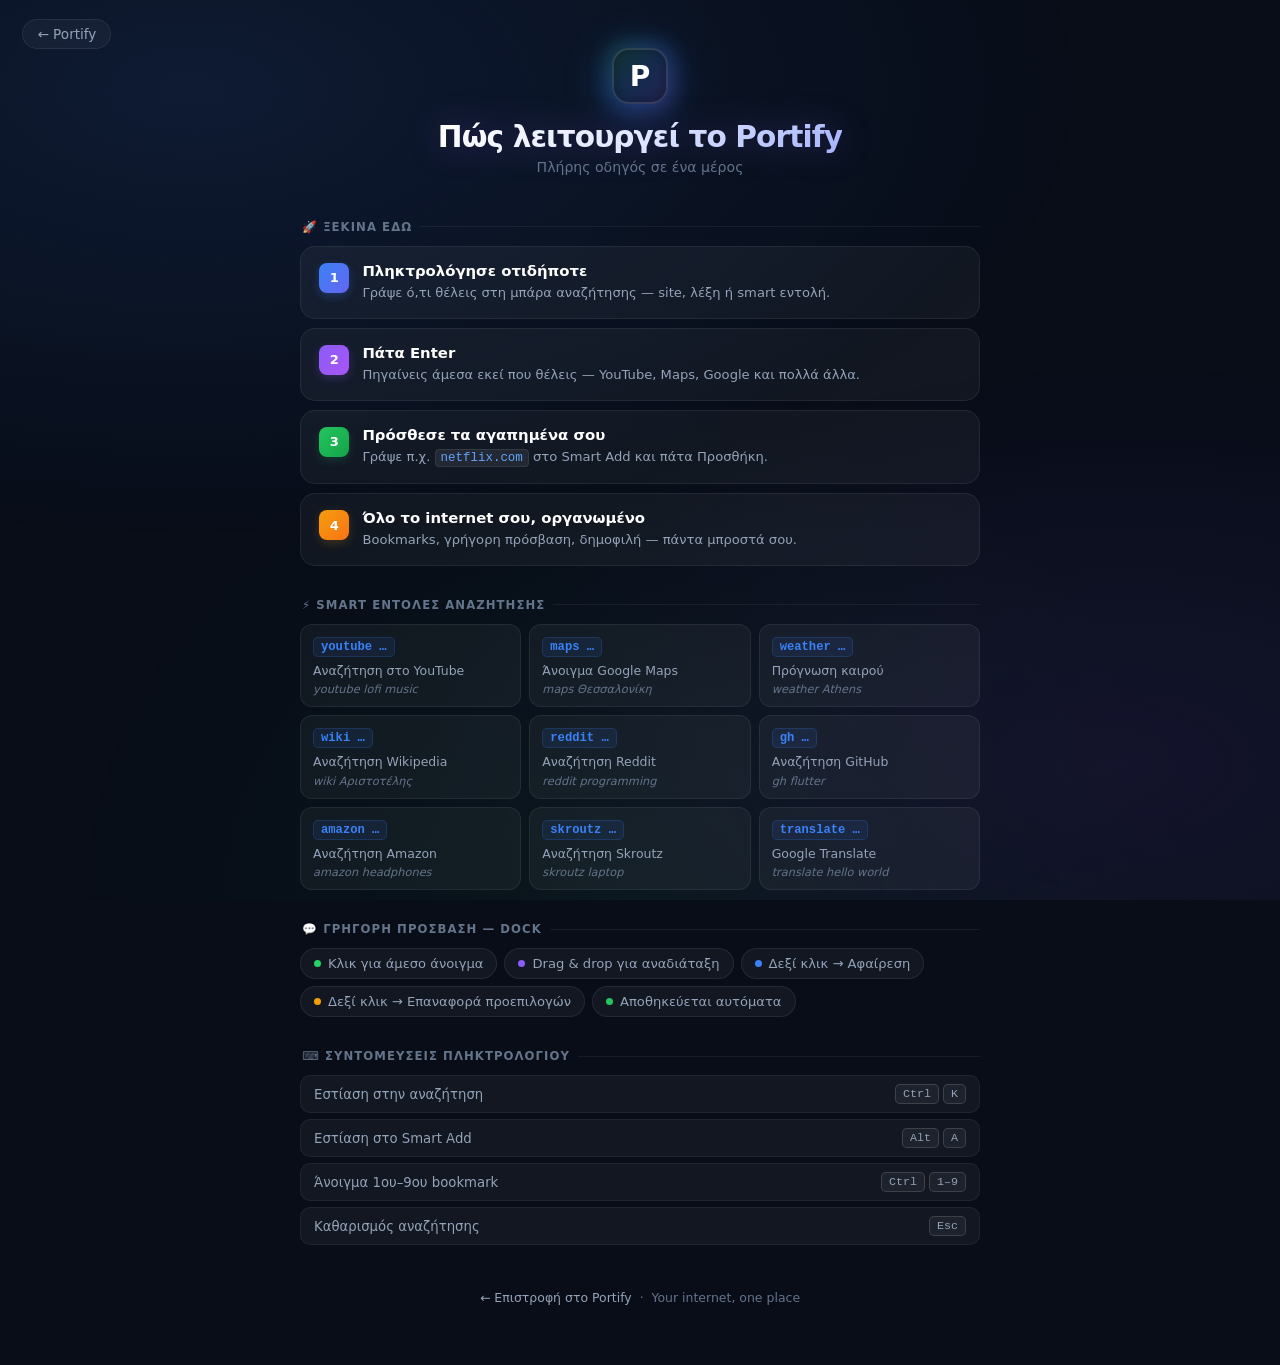
<file: help.html>
<!DOCTYPE html>
<html lang="el">
<head>
<meta charset="UTF-8">
<meta name="viewport" content="width=device-width, initial-scale=1.0">
<title>Πώς λειτουργεί — Portify</title>
<style>
  :root {
    --bg-primary:    #080d18;
    --bg-secondary:  #0e1525;
    --bg-card:       rgba(255,255,255,0.045);
    --accent-blue:   #3b82f6;
    --accent-green:  #22c55e;
    --accent-purple: #8b5cf6;
    --accent-amber:  #f59e0b;
    --text-primary:  #ffffff;
    --text-secondary:#94a3b8;
    --text-muted:    #64748b;
  }

  * { box-sizing: border-box; margin: 0; padding: 0; }

  body {
    background: var(--bg-primary);
    color: var(--text-primary);
    font-family: system-ui, -apple-system, BlinkMacSystemFont, 'Segoe UI', sans-serif;
    min-height: 100vh;
    padding: 3rem 1.5rem 4rem;
    overflow-x: hidden;
  }

  body::before {
    content: '';
    position: fixed; inset: 0;
    background:
      radial-gradient(ellipse 70% 50% at 15% 10%,  rgba(59,130,246,0.12), transparent),
      radial-gradient(ellipse 55% 45% at 88% 85%,  rgba(139,92,246,0.09), transparent),
      radial-gradient(ellipse 45% 55% at 50% 100%, rgba(34,197,94,0.05),  transparent);
    z-index: -1; pointer-events: none;
  }

  .back-link {
    position: fixed; top: 1.2rem; left: 1.4rem;
    display: inline-flex; align-items: center; gap: 6px;
    color: var(--text-secondary); text-decoration: none;
    font-size: 0.85rem; font-weight: 500;
    padding: 6px 14px; border-radius: 999px;
    border: 1px solid rgba(255,255,255,0.08);
    background: rgba(255,255,255,0.04);
    backdrop-filter: blur(8px);
    transition: all 0.22s ease; z-index: 100;
    animation: fadeDown 0.4s ease 0.1s both;
  }
  .back-link:hover {
    color: var(--text-primary);
    border-color: rgba(59,130,246,0.35);
    background: rgba(59,130,246,0.08);
    transform: translateX(-2px);
  }

  .page { max-width: 680px; margin: 0 auto; }

  .hero {
    display: flex; flex-direction: column; align-items: center;
    text-align: center; margin-bottom: 2.8rem;
    animation: fadeUp 0.5s ease 0.2s both;
  }

  .logo-mini {
    width: 56px; height: 56px; background: var(--bg-primary);
    border-radius: 17px; display: grid; place-items: center;
    font-size: 28px; font-weight: 900;
    border: 2px solid rgba(255,255,255,0.15);
    filter: drop-shadow(0 6px 20px rgba(59,130,246,0.35));
    margin-bottom: 1rem; position: relative;
  }
  .logo-mini::before {
    content: ''; position: absolute; inset: -8px; border-radius: 22px;
    background: linear-gradient(135deg, rgba(34,197,94,0.5), rgba(59,130,246,0.5), rgba(139,92,246,0.5));
    z-index: -1; filter: blur(10px); opacity: 0.5;
  }

  .hero h1 {
    font-size: 1.85rem; font-weight: 800; letter-spacing: -0.03em;
    background: linear-gradient(135deg, #fff 0%, #e0e7ff 50%, #a5b4fc 100%);
    -webkit-background-clip: text; -webkit-text-fill-color: transparent; background-clip: text;
    filter: drop-shadow(0 0 16px rgba(139,92,246,0.28));
    margin-bottom: 0.3rem;
  }
  .hero p { color: var(--text-muted); font-size: 0.88rem; }

  .block { margin-bottom: 2rem; animation: fadeUp 0.45s ease both; }
  .block:nth-child(1) { animation-delay: 0.30s; }
  .block:nth-child(2) { animation-delay: 0.40s; }
  .block:nth-child(3) { animation-delay: 0.50s; }
  .block:nth-child(4) { animation-delay: 0.60s; }

  .block-title {
    display: flex; align-items: center; gap: 8px;
    font-size: 0.73rem; font-weight: 700; letter-spacing: 0.09em;
    text-transform: uppercase; color: var(--text-muted);
    margin-bottom: 0.75rem; padding-left: 2px;
  }
  .block-title::after {
    content: ''; flex: 1; height: 1px; background: rgba(255,255,255,0.06);
  }

  .steps { display: flex; flex-direction: column; gap: 9px; }

  .step {
    display: flex; align-items: flex-start; gap: 13px;
    padding: 0.95rem 1.15rem;
    background: var(--bg-card); border: 1px solid rgba(255,255,255,0.07);
    border-radius: 15px; backdrop-filter: blur(10px);
    transition: transform 0.25s cubic-bezier(0.34,1.56,0.64,1), box-shadow 0.25s ease, border-color 0.25s ease;
  }
  .step:hover { transform: translateX(5px); }
  .step:nth-child(1):hover { border-color: rgba(59,130,246,0.25);  box-shadow: 0 5px 20px rgba(59,130,246,0.10); }
  .step:nth-child(2):hover { border-color: rgba(139,92,246,0.25); box-shadow: 0 5px 20px rgba(139,92,246,0.10); }
  .step:nth-child(3):hover { border-color: rgba(34,197,94,0.22);  box-shadow: 0 5px 20px rgba(34,197,94,0.08); }
  .step:nth-child(4):hover { border-color: rgba(245,158,11,0.22); box-shadow: 0 5px 20px rgba(245,158,11,0.08); }

  .step-num {
    flex-shrink: 0; width: 30px; height: 30px; border-radius: 8px;
    display: grid; place-items: center; font-size: 0.82rem; font-weight: 700; margin-top: 1px;
  }
  .step:nth-child(1) .step-num { background: linear-gradient(135deg,#3b82f6,#6366f1); box-shadow: 0 3px 10px rgba(59,130,246,0.28); }
  .step:nth-child(2) .step-num { background: linear-gradient(135deg,#8b5cf6,#a855f7); box-shadow: 0 3px 10px rgba(139,92,246,0.26); }
  .step:nth-child(3) .step-num { background: linear-gradient(135deg,#22c55e,#16a34a); box-shadow: 0 3px 10px rgba(34,197,94,0.20); }
  .step:nth-child(4) .step-num { background: linear-gradient(135deg,#f59e0b,#f97316); box-shadow: 0 3px 10px rgba(245,158,11,0.20); }

  .step-body { flex: 1; }
  .step-title { font-size: 0.93rem; font-weight: 650; margin-bottom: 3px; }
  .step-desc  { font-size: 0.82rem; color: var(--text-secondary); line-height: 1.5; }
  .inline-code {
    font-family: 'SF Mono','Fira Code',monospace;
    background: rgba(255,255,255,0.07); border: 1px solid rgba(255,255,255,0.08);
    border-radius: 4px; padding: 1px 5px; font-size: 0.78rem; color: #60a5fa;
  }

  .cmd-grid {
    display: grid; gap: 8px;
    grid-template-columns: repeat(2, 1fr);
  }
  @media (min-width: 500px) { .cmd-grid { grid-template-columns: repeat(3, 1fr); } }

  .cmd-card {
    padding: 10px 12px;
    background: var(--bg-card); border: 1px solid rgba(255,255,255,0.07);
    border-radius: 12px;
    transition: all 0.22s cubic-bezier(0.34,1.56,0.64,1);
  }
  .cmd-card:hover {
    transform: translateY(-3px);
    border-color: rgba(59,130,246,0.24);
    box-shadow: 0 6px 18px rgba(59,130,246,0.09);
    background: rgba(255,255,255,0.07);
  }
  .cmd-trigger {
    font-family: 'SF Mono','Fira Code',monospace;
    font-size: 0.76rem; font-weight: 600; color: var(--accent-blue);
    background: rgba(59,130,246,0.10); border: 1px solid rgba(59,130,246,0.18);
    border-radius: 5px; padding: 2px 7px;
    display: inline-block; margin-bottom: 5px;
  }
  .cmd-desc    { font-size: 0.78rem; color: var(--text-secondary); line-height: 1.4; }
  .cmd-example { font-size: 0.71rem; color: var(--text-muted); margin-top: 3px; font-style: italic; }

  .feature-list { display: flex; flex-wrap: wrap; gap: 7px; }
  .feature-pill {
    display: inline-flex; align-items: center; gap: 7px;
    padding: 7px 13px;
    background: var(--bg-card); border: 1px solid rgba(255,255,255,0.08);
    border-radius: 999px; font-size: 0.82rem; color: var(--text-secondary);
    transition: all 0.2s ease;
  }
  .feature-pill:hover { border-color: rgba(255,255,255,0.17); color: var(--text-primary); background: rgba(255,255,255,0.07); }
  .dot { width: 7px; height: 7px; border-radius: 50%; flex-shrink: 0; }

  .shortcut-list { display: flex; flex-direction: column; gap: 6px; }
  .shortcut-row {
    display: flex; align-items: center; justify-content: space-between;
    padding: 8px 13px;
    background: var(--bg-card); border: 1px solid rgba(255,255,255,0.06);
    border-radius: 10px; font-size: 0.83rem;
    transition: background 0.2s;
  }
  .shortcut-row:hover { background: rgba(255,255,255,0.06); }
  .shortcut-label { color: var(--text-secondary); }
  .shortcut-keys { display: flex; gap: 4px; }
  .key {
    display: inline-block; padding: 2px 7px;
    border: 1px solid rgba(255,255,255,0.14); border-radius: 5px;
    background: rgba(255,255,255,0.05);
    font-family: 'SF Mono','Fira Code',monospace;
    font-size: 0.73rem; color: var(--text-secondary);
  }

  .foot {
    text-align: center; margin-top: 2.8rem;
    color: var(--text-muted); font-size: 0.78rem;
    animation: fadeUp 0.4s ease 0.9s both;
  }
  .foot a { color: var(--text-secondary); text-decoration: none; transition: color 0.2s; }
  .foot a:hover { color: var(--accent-blue); }

  @keyframes fadeUp   { from { opacity:0; transform:translateY(14px); } to { opacity:1; transform:translateY(0); } }
  @keyframes fadeDown { from { opacity:0; transform:translateY(-8px); } to { opacity:1; transform:translateY(0); } }

  @media (prefers-reduced-motion: reduce) {
    *, *::before, *::after { animation-duration: 0.01ms !important; }
  }
  @media (max-width: 480px) {
    body { padding: 2.5rem 1rem 3rem; }
    .hero h1 { font-size: 1.45rem; }
    .step { padding: 0.8rem 0.9rem; gap: 10px; }
    .step-num { width: 27px; height: 27px; font-size: 0.76rem; border-radius: 7px; }
  }
</style>
</head>
<body>

<a href="/" class="back-link">← Portify</a>

<div class="page">

  <div class="hero">
    <div class="logo-mini">P</div>
    <h1>Πώς λειτουργεί το Portify</h1>
    <p>Πλήρης οδηγός σε ένα μέρος</p>
  </div>

  <!-- 1. Βήματα -->
  <div class="block">
    <div class="block-title">🚀 Ξεκίνα εδώ</div>
    <div class="steps">
      <div class="step">
        <div class="step-num">1</div>
        <div class="step-body">
          <div class="step-title">Πληκτρολόγησε οτιδήποτε</div>
          <div class="step-desc">Γράψε ό,τι θέλεις στη μπάρα αναζήτησης — site, λέξη ή smart εντολή.</div>
        </div>
      </div>
      <div class="step">
        <div class="step-num">2</div>
        <div class="step-body">
          <div class="step-title">Πάτα Enter</div>
          <div class="step-desc">Πηγαίνεις άμεσα εκεί που θέλεις — YouTube, Maps, Google και πολλά άλλα.</div>
        </div>
      </div>
      <div class="step">
        <div class="step-num">3</div>
        <div class="step-body">
          <div class="step-title">Πρόσθεσε τα αγαπημένα σου</div>
          <div class="step-desc">Γράψε π.χ. <span class="inline-code">netflix.com</span> στο Smart Add και πάτα Προσθήκη.</div>
        </div>
      </div>
      <div class="step">
        <div class="step-num">4</div>
        <div class="step-body">
          <div class="step-title">Όλο το internet σου, οργανωμένο</div>
          <div class="step-desc">Bookmarks, γρήγορη πρόσβαση, δημοφιλή — πάντα μπροστά σου.</div>
        </div>
      </div>
    </div>
  </div>

  <!-- 2. Smart εντολές -->
  <div class="block">
    <div class="block-title">⚡ Smart εντολές αναζήτησης</div>
    <div class="cmd-grid">
      <div class="cmd-card">
        <div class="cmd-trigger">youtube …</div>
        <div class="cmd-desc">Αναζήτηση στο YouTube</div>
        <div class="cmd-example">youtube lofi music</div>
      </div>
      <div class="cmd-card">
        <div class="cmd-trigger">maps …</div>
        <div class="cmd-desc">Άνοιγμα Google Maps</div>
        <div class="cmd-example">maps Θεσσαλονίκη</div>
      </div>
      <div class="cmd-card">
        <div class="cmd-trigger">weather …</div>
        <div class="cmd-desc">Πρόγνωση καιρού</div>
        <div class="cmd-example">weather Athens</div>
      </div>
      <div class="cmd-card">
        <div class="cmd-trigger">wiki …</div>
        <div class="cmd-desc">Αναζήτηση Wikipedia</div>
        <div class="cmd-example">wiki Αριστοτέλης</div>
      </div>
      <div class="cmd-card">
        <div class="cmd-trigger">reddit …</div>
        <div class="cmd-desc">Αναζήτηση Reddit</div>
        <div class="cmd-example">reddit programming</div>
      </div>
      <div class="cmd-card">
        <div class="cmd-trigger">gh …</div>
        <div class="cmd-desc">Αναζήτηση GitHub</div>
        <div class="cmd-example">gh flutter</div>
      </div>
      <div class="cmd-card">
        <div class="cmd-trigger">amazon …</div>
        <div class="cmd-desc">Αναζήτηση Amazon</div>
        <div class="cmd-example">amazon headphones</div>
      </div>
      <div class="cmd-card">
        <div class="cmd-trigger">skroutz …</div>
        <div class="cmd-desc">Αναζήτηση Skroutz</div>
        <div class="cmd-example">skroutz laptop</div>
      </div>
      <div class="cmd-card">
        <div class="cmd-trigger">translate …</div>
        <div class="cmd-desc">Google Translate</div>
        <div class="cmd-example">translate hello world</div>
      </div>
    </div>
  </div>

  <!-- 3. Dock -->
  <div class="block">
    <div class="block-title">💬 Γρήγορη Πρόσβαση — Dock</div>
    <div class="feature-list">
      <div class="feature-pill"><span class="dot" style="background:#25d366"></span>Κλικ για άμεσο άνοιγμα</div>
      <div class="feature-pill"><span class="dot" style="background:#8b5cf6"></span>Drag & drop για αναδιάταξη</div>
      <div class="feature-pill"><span class="dot" style="background:#3b82f6"></span>Δεξί κλικ → Αφαίρεση</div>
      <div class="feature-pill"><span class="dot" style="background:#f59e0b"></span>Δεξί κλικ → Επαναφορά προεπιλογών</div>
      <div class="feature-pill"><span class="dot" style="background:#22c55e"></span>Αποθηκεύεται αυτόματα</div>
    </div>
  </div>

  <!-- 4. Shortcuts -->
  <div class="block">
    <div class="block-title">⌨️ Συντομεύσεις πληκτρολογίου</div>
    <div class="shortcut-list">
      <div class="shortcut-row">
        <span class="shortcut-label">Εστίαση στην αναζήτηση</span>
        <span class="shortcut-keys"><span class="key">Ctrl</span><span class="key">K</span></span>
      </div>
      <div class="shortcut-row">
        <span class="shortcut-label">Εστίαση στο Smart Add</span>
        <span class="shortcut-keys"><span class="key">Alt</span><span class="key">A</span></span>
      </div>
      <div class="shortcut-row">
        <span class="shortcut-label">Άνοιγμα 1ου–9ου bookmark</span>
        <span class="shortcut-keys"><span class="key">Ctrl</span><span class="key">1–9</span></span>
      </div>
      <div class="shortcut-row">
        <span class="shortcut-label">Καθαρισμός αναζήτησης</span>
        <span class="shortcut-keys"><span class="key">Esc</span></span>
      </div>
    </div>
  </div>

  <div class="foot">
    <a href="/">← Επιστροφή στο Portify</a>
    &nbsp;·&nbsp; Your internet, one place
  </div>

</div>
</body>
</html>
</file>
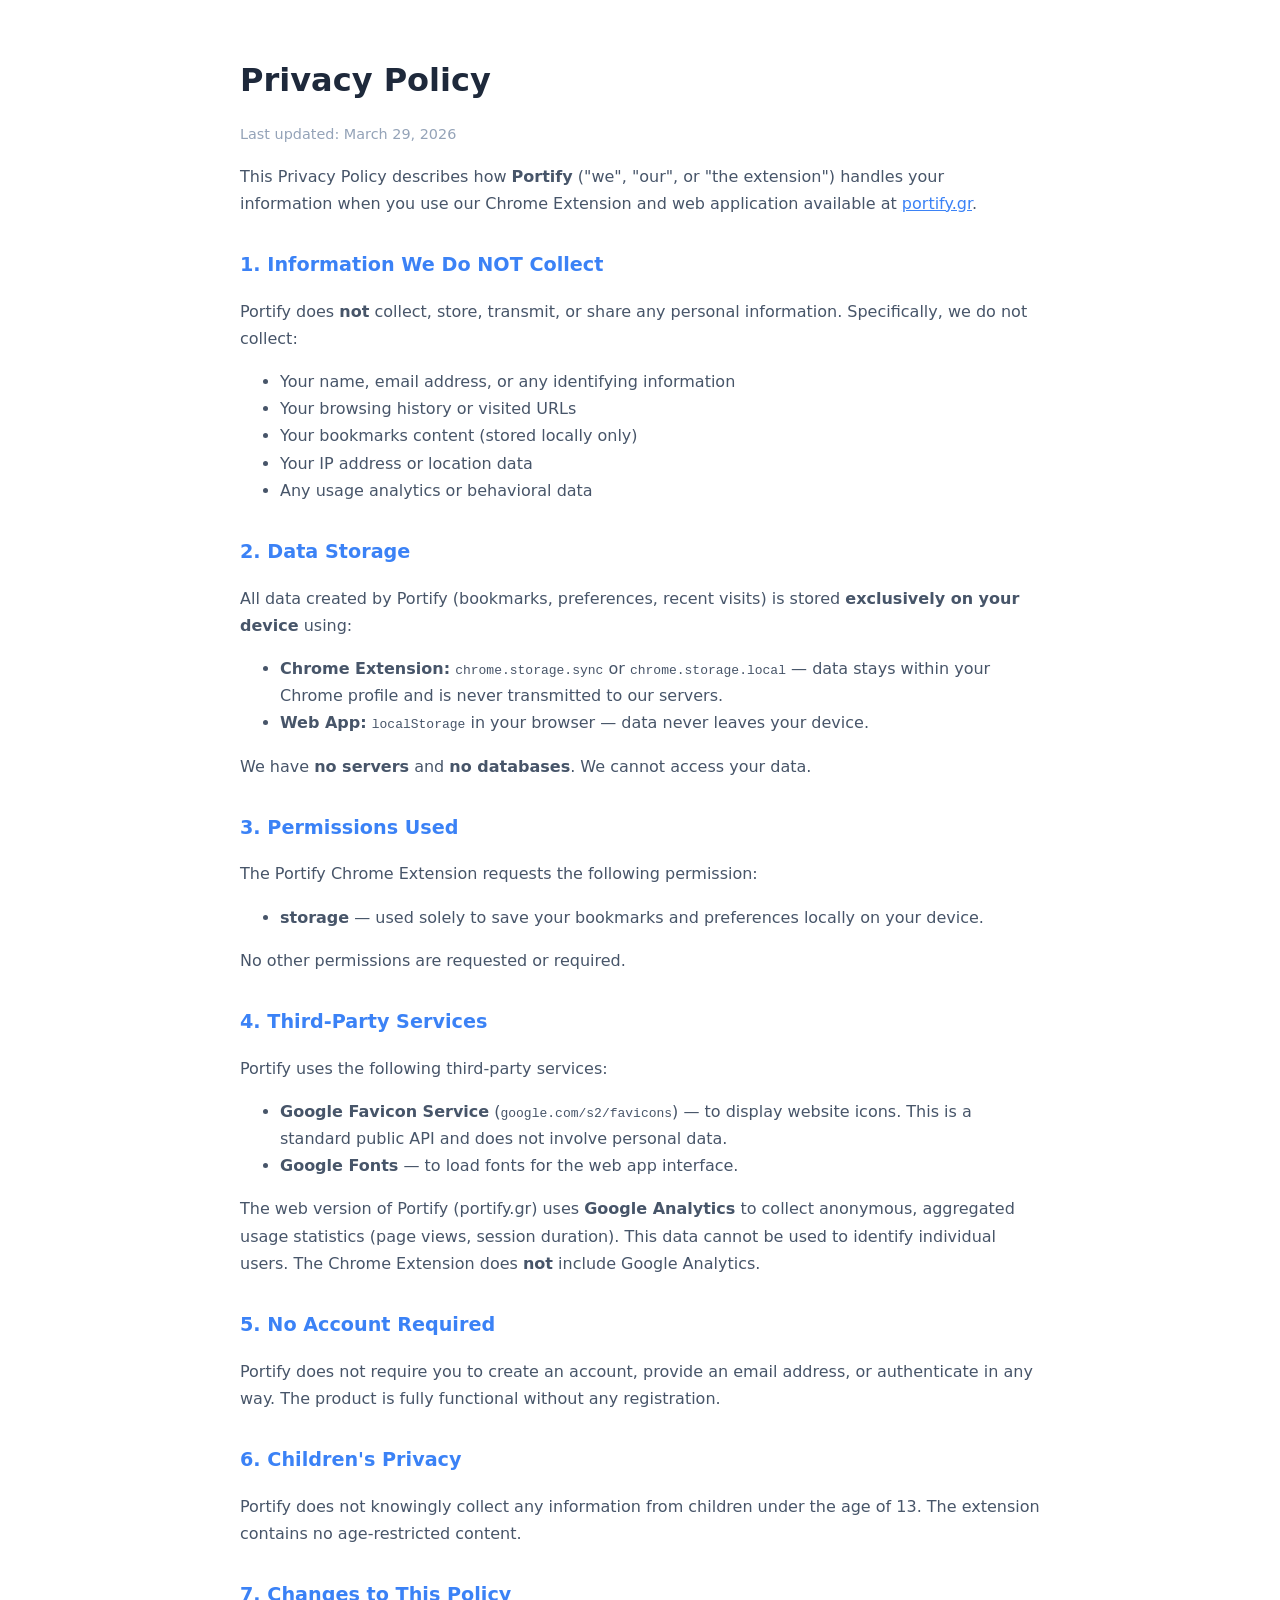
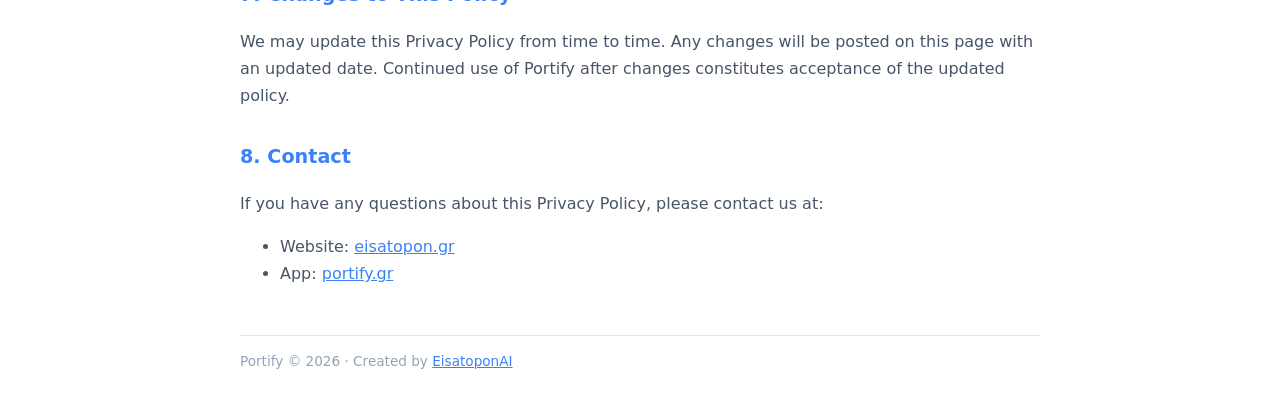
<file: privacy.html>
<!DOCTYPE html>
<html lang="en">
<head>
<meta charset="UTF-8">
<meta name="viewport" content="width=device-width, initial-scale=1.0">
<title>Portify – Privacy Policy</title>
<style>
  body { font-family: system-ui, sans-serif; max-width: 800px; margin: 0 auto; padding: 2rem; line-height: 1.7; color: #1e293b; }
  h1 { font-size: 2rem; margin-bottom: 0.5rem; }
  h2 { font-size: 1.2rem; margin-top: 2rem; color: #3b82f6; }
  p, li { color: #475569; }
  a { color: #3b82f6; }
  .updated { color: #94a3b8; font-size: 0.9rem; }
</style>
</head>
<body>

<h1>Privacy Policy</h1>
<p class="updated">Last updated: March 29, 2026</p>

<p>This Privacy Policy describes how <strong>Portify</strong> ("we", "our", or "the extension") handles your information when you use our Chrome Extension and web application available at <a href="https://www.portify.gr">portify.gr</a>.</p>

<h2>1. Information We Do NOT Collect</h2>
<p>Portify does <strong>not</strong> collect, store, transmit, or share any personal information. Specifically, we do not collect:</p>
<ul>
  <li>Your name, email address, or any identifying information</li>
  <li>Your browsing history or visited URLs</li>
  <li>Your bookmarks content (stored locally only)</li>
  <li>Your IP address or location data</li>
  <li>Any usage analytics or behavioral data</li>
</ul>

<h2>2. Data Storage</h2>
<p>All data created by Portify (bookmarks, preferences, recent visits) is stored <strong>exclusively on your device</strong> using:</p>
<ul>
  <li><strong>Chrome Extension:</strong> <code>chrome.storage.sync</code> or <code>chrome.storage.local</code> — data stays within your Chrome profile and is never transmitted to our servers.</li>
  <li><strong>Web App:</strong> <code>localStorage</code> in your browser — data never leaves your device.</li>
</ul>
<p>We have <strong>no servers</strong> and <strong>no databases</strong>. We cannot access your data.</p>

<h2>3. Permissions Used</h2>
<p>The Portify Chrome Extension requests the following permission:</p>
<ul>
  <li><strong>storage</strong> — used solely to save your bookmarks and preferences locally on your device.</li>
</ul>
<p>No other permissions are requested or required.</p>

<h2>4. Third-Party Services</h2>
<p>Portify uses the following third-party services:</p>
<ul>
  <li><strong>Google Favicon Service</strong> (<code>google.com/s2/favicons</code>) — to display website icons. This is a standard public API and does not involve personal data.</li>
  <li><strong>Google Fonts</strong> — to load fonts for the web app interface.</li>
</ul>
<p>The web version of Portify (portify.gr) uses <strong>Google Analytics</strong> to collect anonymous, aggregated usage statistics (page views, session duration). This data cannot be used to identify individual users. The Chrome Extension does <strong>not</strong> include Google Analytics.</p>

<h2>5. No Account Required</h2>
<p>Portify does not require you to create an account, provide an email address, or authenticate in any way. The product is fully functional without any registration.</p>

<h2>6. Children's Privacy</h2>
<p>Portify does not knowingly collect any information from children under the age of 13. The extension contains no age-restricted content.</p>

<h2>7. Changes to This Policy</h2>
<p>We may update this Privacy Policy from time to time. Any changes will be posted on this page with an updated date. Continued use of Portify after changes constitutes acceptance of the updated policy.</p>

<h2>8. Contact</h2>
<p>If you have any questions about this Privacy Policy, please contact us at:</p>
<ul>
  <li>Website: <a href="https://www.eisatopon.gr">eisatopon.gr</a></li>
  <li>App: <a href="https://www.portify.gr">portify.gr</a></li>
</ul>

<hr style="margin-top:3rem;border:none;border-top:1px solid #e2e8f0;">
<p style="font-size:0.85rem;color:#94a3b8;">Portify © 2026 · Created by <a href="https://www.eisatopon.gr">EisatoponAI</a></p>

</body>
</html>
</file>
